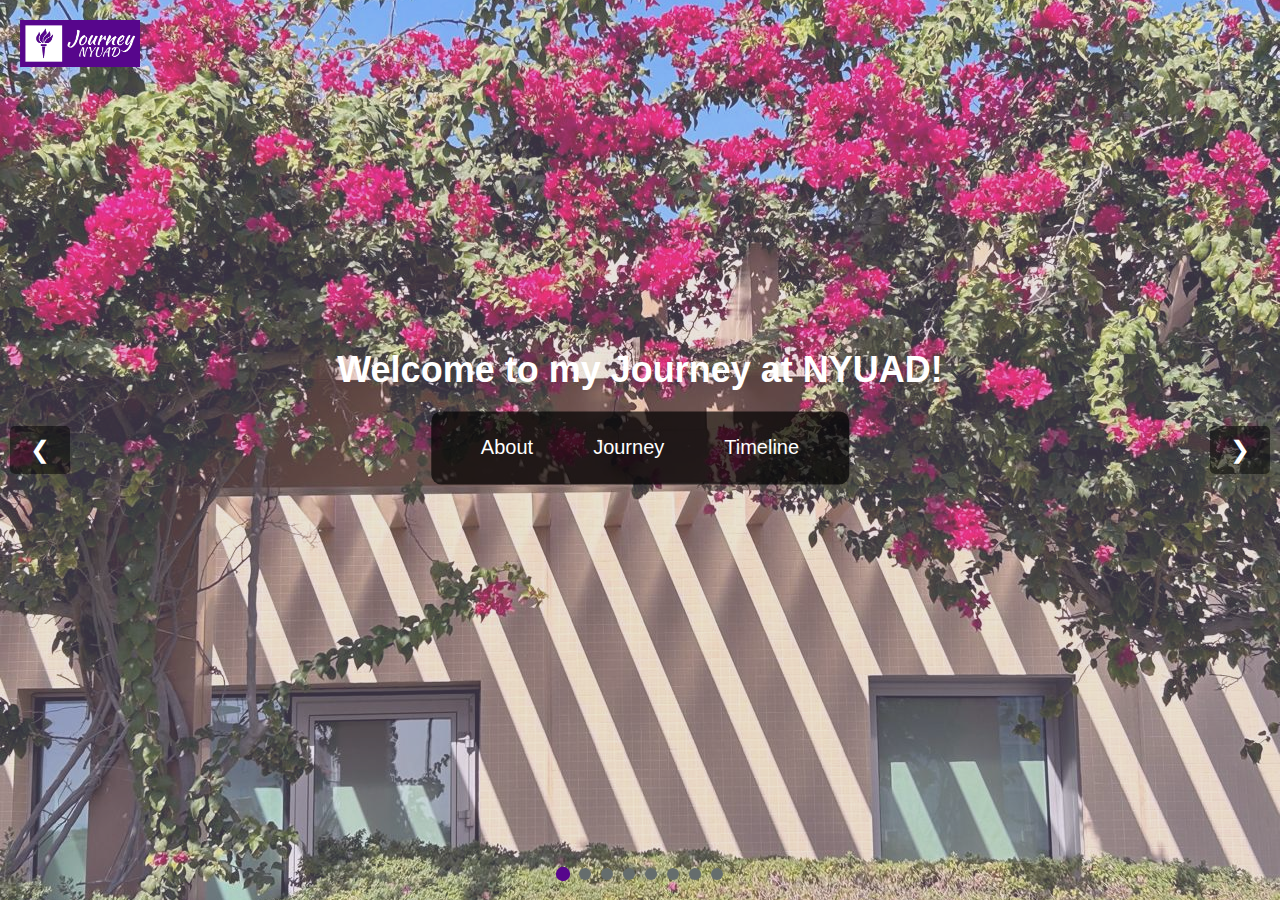
<file: index.html>
<!DOCTYPE html>
<html lang="en">
<head>
    <meta charset="UTF-8">
    <meta name="viewport" content="width=device-width, initial-scale=1.0">
    <title>Journey</title>
    <link rel="stylesheet" href="style.css">  
</head>
<body>

    <!-- Full-Screen Hero Section -->
    <div class="hero">
        <div class="carousel-logo">
            <img src="static/logo.png" alt="Logo">
        </div>
        <div class="carousel-container">
            <div class="carousel">
                <img src="static/image1.jpg" alt="Slide 1">
                <img src="static/image2.jpg" alt="Slide 2">
                <img src="static/image3.jpg" alt="Slide 3">
                <img src="static/image4.jpg" alt="Slide 4">
                <img src="static/image5.jpg" alt="Slide 4">
                <img src="static/image6.jpg" alt="Slide 4">
                <img src="static/image7.jpg" alt="Slide 4">
                <img src="static/image8.jpg" alt="Slide 4">
            </div>

            <div class="carousel-text">
                <h1 class="welcome-msg">Welcome to my Journey at NYUAD!</h1>
                <div class="menu-container">
                    <a href="about.html" class="nav-link">About</a>
                    <a href="journey.html" class="nav-link">Journey</a>
                    <a href="timeline.html" class="nav-link">Timeline</a>
                </div>
            </div>

            <!-- Navigation Arrows -->
            <button class="prev" onclick="moveSlide(-1)">&#10094;</button>
            <button class="next" onclick="moveSlide(1)">&#10095;</button>

            <!-- Indicators -->
            <div class="dots">
                <span class="dot" onclick="setSlide(0)"></span>
                <span class="dot" onclick="setSlide(1)"></span>
                <span class="dot" onclick="setSlide(2)"></span>
                <span class="dot" onclick="setSlide(3)"></span>
                <span class="dot" onclick="setSlide(4)"></span>
                <span class="dot" onclick="setSlide(5)"></span>
                <span class="dot" onclick="setSlide(6)"></span>
                <span class="dot" onclick="setSlide(7)"></span>
            </div>
        </div>
    </div>

    <!-- Navbar (Initially Hidden) -->
    <nav id="navbar">
        <div class="logo">
            <img src="static/logo.png" alt="Logo">
        </div>
        <div class="menu">
            <a href="index.html" class="nav-link">Home</a>
            <a href="about.html" class="nav-link">About</a>
            <a href="journey.html" class="nav-link">Journey</a>
            <a href="timeline.html" class="nav-link">Timeline</a>
        </div>
    </nav>
    <script src="script.js"></script>  
</body>
</html>
</file>
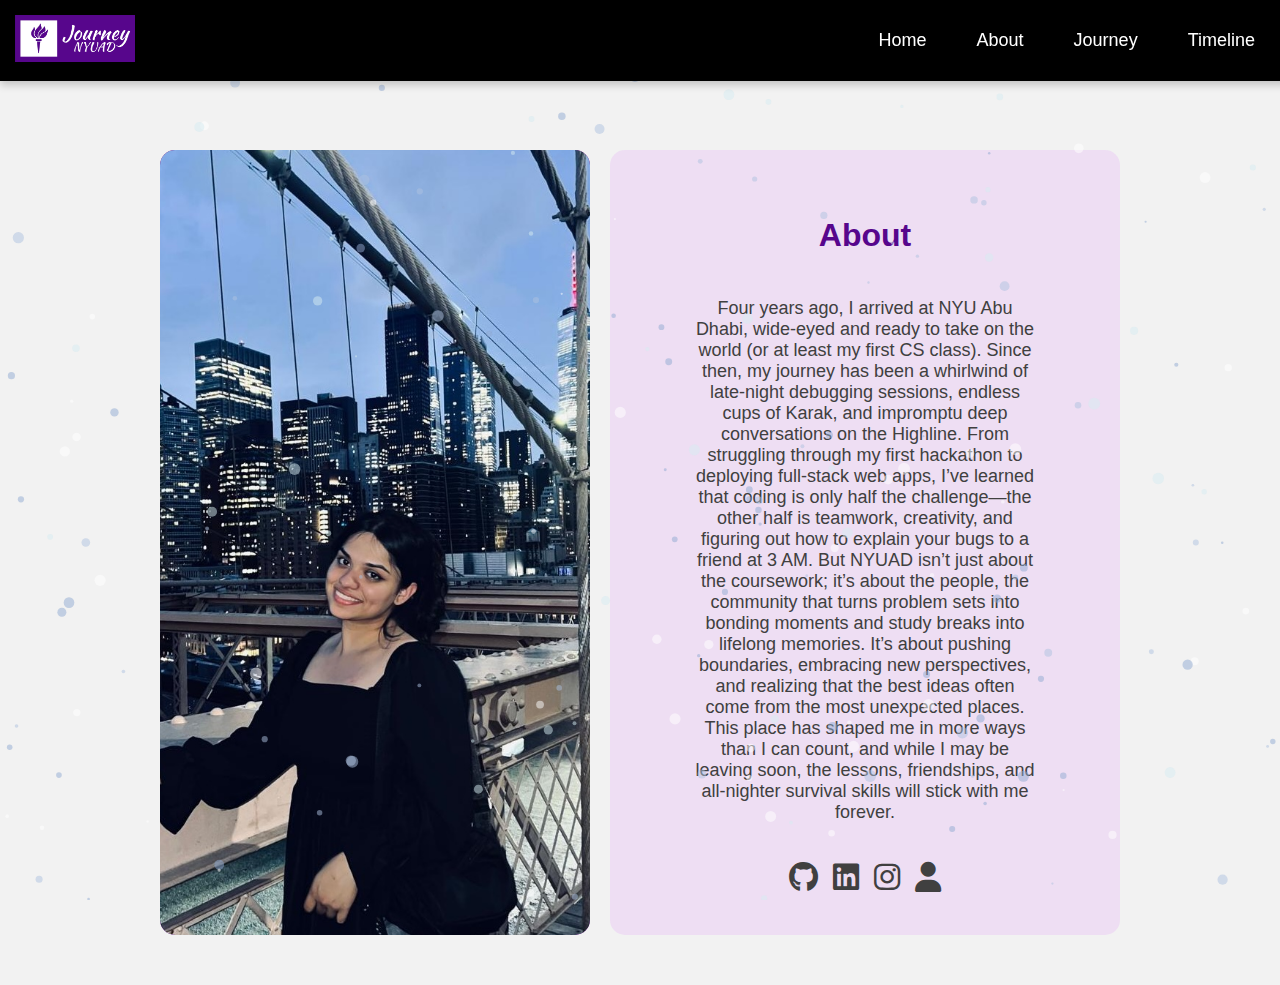
<file: about.html>
<!DOCTYPE html>
<html lang="en">
<head>
    <meta charset="UTF-8">
    <meta name="viewport" content="width=device-width, initial-scale=1.0">
    <title>About</title>
    <link rel="stylesheet" href="style.css">   
    <link rel="stylesheet" href="https://cdnjs.cloudflare.com/ajax/libs/font-awesome/6.4.2/css/all.min.css"> 
</head>
<body>

    <!-- Navbar -->
    <nav id="navbar" class="show-nav">
        <div class="logo">
            <img src="static/logo.png" alt="Logo">
        </div>
        <div class="menu">
            <a href="index.html" class="nav-link">Home</a>
            <a href="about.html" class="nav-link">About</a>
            <a href="journey.html" class="nav-link">Journey</a>
            <a href="timeline.html" class="nav-link">Timeline</a>
        </div>
    </nav>

    <!-- About Section -->
    <div class="container">
        <canvas id="particleCanvas"></canvas>       
        <section class="about-section">
            <div class="about-column about-image">
                <img src="static/about-photo.jpg" alt="About Image">
            </div>
            <div class="about-column about-text">
                <h2>About</h2>
                <p>
                    Four years ago, I arrived at NYU Abu Dhabi, wide-eyed and ready to take on the world (or at least my first CS class).
                    Since then, my journey has been a whirlwind of late-night debugging sessions, endless cups of Karak, and impromptu deep conversations on the Highline. 
                    From struggling through my first hackathon to deploying full-stack web apps, I’ve learned that coding is only half the challenge—the other half is teamwork, creativity, and figuring out how to explain your bugs to a friend at 3 AM. 
                    But NYUAD isn’t just about the coursework; it’s about the people, the community that turns problem sets into bonding moments and study breaks into lifelong memories. 
                    It’s about pushing boundaries, embracing new perspectives, and realizing that the best ideas often come from the most unexpected places. 
                    This place has shaped me in more ways than I can count, and while I may be leaving soon, the lessons, friendships, and all-nighter survival skills will stick with me forever.
                </p>
            
                <!-- Social Links Section -->
                <div class="social-links">
                    <a href="https://github.com/Sanjana-Nambiar" target="_blank">
                        <i class="fab fa-github"></i>
                    </a>
                    <a href="https://www.linkedin.com/in/sanjana-nambiar1967/" target="_blank">
                        <i class="fab fa-linkedin"></i>
                    </a>
                    <a href="https://www.instagram.com/insane.jana/" target="_blank">
                        <i class="fab fa-instagram"></i>
                    </a>
                    <a href="https://sanjana-nambiar.github.io/" target="_blank">
                        <i class="fa fa-user"></i>
                    </a>
                </div>
            </div>            
        </section>
    </div>

    <!-- JavaScript -->
    <script defer src="script.js"></script>    

</body>
</html>
</file>
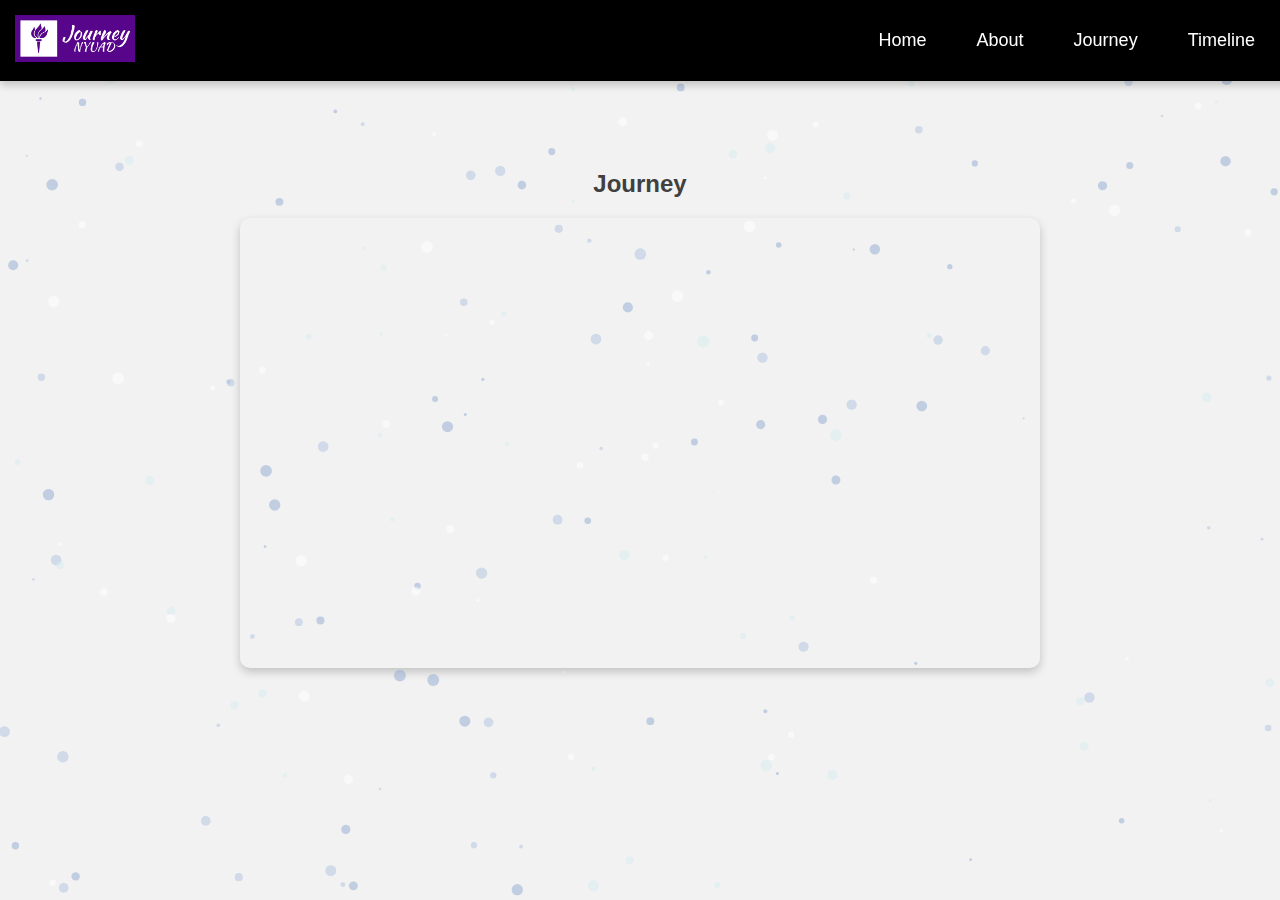
<file: journey.html>
<!DOCTYPE html>
<html lang="en">
<head>
    <meta charset="UTF-8">
    <meta name="viewport" content="width=device-width, initial-scale=1.0">
    <title>Journey</title>
    <link rel="stylesheet" href="style.css">
</head>
<body>

    <!-- Navbar -->
    <nav id="navbar" class="show-nav">
        <div class="logo">
            <img src="static/logo.png" alt="Logo">
        </div>
        <div class="menu">
            <a href="index.html" class="nav-link">Home</a>
            <a href="about.html" class="nav-link">About</a>
            <a href="journey.html" class="nav-link">Journey</a>
            <a href="timeline.html" class="nav-link">Timeline</a>
        </div>
    </nav>

    <div class="container">
        <canvas id="particleCanvas"></canvas>    

        <!-- Journey Section -->
        <section class="section video-section">
            <h2>Journey</h2>
            <div class="video-container">
                <iframe src="https://drive.google.com/file/d/1Gxj-VBEdUDHq2tMKEU71JcfwhRimi68d/preview" allow="autoplay"></iframe>
            </div>
        </section>
    </div>

    <!-- JavaScript -->
    <script defer src="script.js"></script>   

</body>
</html>
</file>
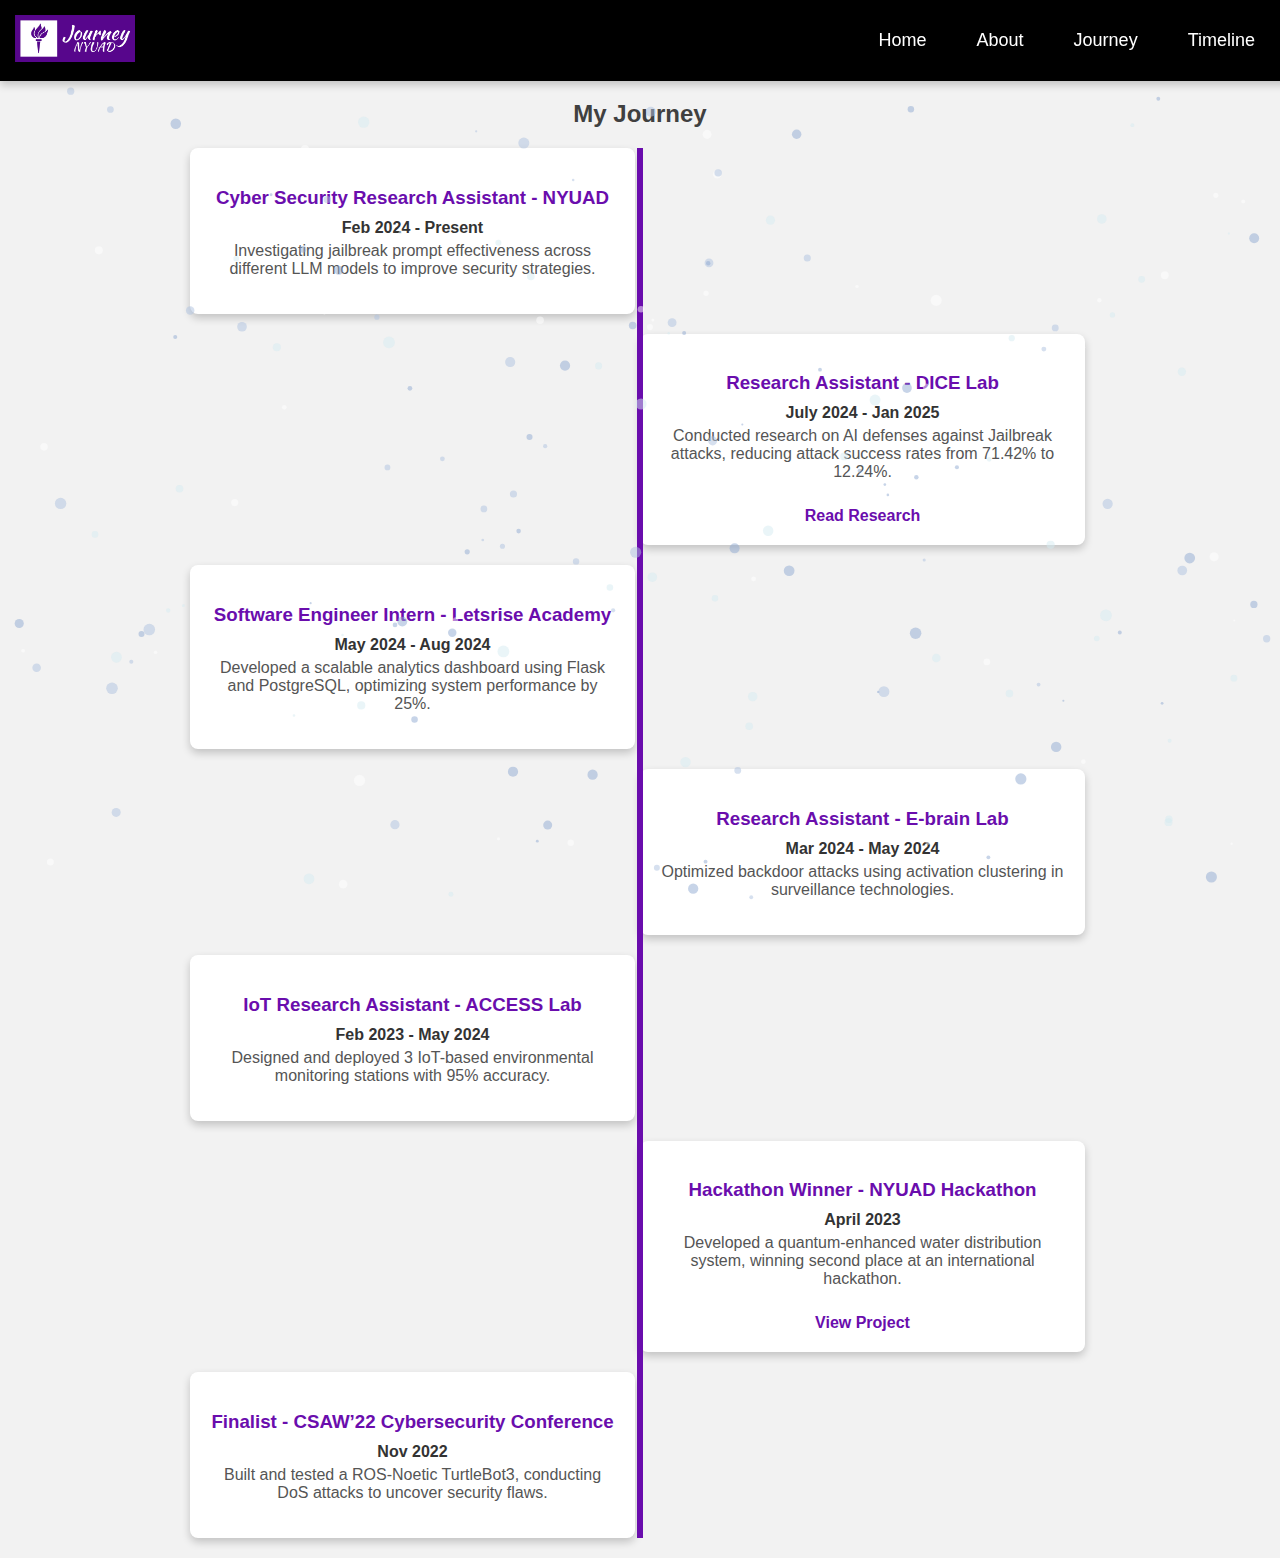
<file: timeline.html>
<!DOCTYPE html>
<html lang="en">
<head>
    <meta charset="UTF-8">
    <meta name="viewport" content="width=device-width, initial-scale=1.0">
    <title>Journey</title>
    <link rel="stylesheet" href="style.css">
</head>
<body>

    <nav id="navbar" class="show-nav">
        <div class="logo"><img src="static/logo.png" alt="Logo"></div>
        <div class="menu">
            <a href="index.html">Home</a>
            <a href="about.html">About</a>
            <a href="journey.html">Journey</a>
            <a href="timeline.html">Timeline</a>
        </div>
    </nav>

    <div class="container">
        <canvas id="particleCanvas"></canvas>    
        <h2>My Journey</h2>
        <div class="timeline">

            <div class="timeline-item left">
                <h3>Cyber Security Research Assistant - NYUAD</h3>
                <span>Feb 2024 - Present</span>
                <p>Investigating jailbreak prompt effectiveness across different LLM models to improve security strategies.</p>
            </div>
            
            <div class="timeline-item right">
                <h3>Research Assistant - DICE Lab</h3>
                <span>July 2024 - Jan 2025</span>
                <p>Conducted research on AI defenses against Jailbreak attacks, reducing attack success rates from 71.42% to 12.24%.</p>
                <a href="https://arxiv.org/abs/2409.15268" target="_blank">Read Research</a>
            </div>

            <div class="timeline-item left">
                <h3>Software Engineer Intern - Letsrise Academy</h3>
                <span>May 2024 - Aug 2024</span>
                <p>Developed a scalable analytics dashboard using Flask and PostgreSQL, optimizing system performance by 25%.</p>
            </div>

            <div class="timeline-item right">
                <h3>Research Assistant - E-brain Lab</h3>
                <span>Mar 2024 - May 2024</span>
                <p>Optimized backdoor attacks using activation clustering in surveillance technologies.</p>
            </div>

            <div class="timeline-item left">
                <h3>IoT Research Assistant - ACCESS Lab</h3>
                <span>Feb 2023 - May 2024</span>
                <p>Designed and deployed 3 IoT-based environmental monitoring stations with 95% accuracy.</p>
            </div>

            <div class="timeline-item right">
                <h3>Hackathon Winner - NYUAD Hackathon</h3>
                <span>April 2023</span>
                <p>Developed a quantum-enhanced water distribution system, winning second place at an international hackathon.</p>
                <a href="https://github.com/qcswat/qatrah" target="_blank">View Project</a>
            </div>

            <div class="timeline-item left">
                <h3>Finalist - CSAW’22 Cybersecurity Conference</h3>
                <span>Nov 2022</span>
                <p>Built and tested a ROS-Noetic TurtleBot3, conducting DoS attacks to uncover security flaws.</p>
            </div>

        </div>
    </div>
    
    <!-- JavaScript -->
    <script defer src="script.js"></script>   

</body>
</html>
</file>
<file: style.css>
:root {
    /* Primary Colors */
    --nyu-violet: #57068c;
    --ultra-violet: #8b00ff;
    --black: #000000;

    /* Secondary Colors */
    --deep-violet: #300262;
    --medium-violet-1: #702d91;
    --medium-violet-2: #7f3aab;
    --light-violet-1: #b8a2d5;
    --light-violet-2: #eedef3;

    /* Neutral Colors */
    --dark-gray: #404040;
    --medium-gray-1: #656d6d;
    --medium-gray-2: #b8b8b8;
    --light-gray: #f2f2f2;
    --white: #ffffff;
}

/* General Styling */
body {
    font-family: 'Poppins', sans-serif;
    margin: 0;
    padding: 0;
    background-color: var(--light-gray);
    color: var(--dark-gray);
    text-align: center;
}

/* Navbar */
nav {
    width: 100%;
    background: var(--black);
    color: white;
    display: flex;
    justify-content: space-between;
    align-items: center;
    padding: 15px;
    position: fixed;
    top: -100px;  /* Initially hidden */
    left: 0;
    z-index: 1000;
    box-shadow: 0 4px 8px rgba(0, 0, 0, 0.2);
    transition: top 0.5s ease-in-out;
}

.logo img {
    width: 120px;
    height: auto;
}

.menu {
    display: flex;
    gap: 10px;
    margin-right: 20px;
}

.menu a {
    color: var(--white);
    text-decoration: none;
    font-size: 18px;
    padding: 10px 20px;
    transition: 0.3s ease-in-out;
}

.menu a:hover {
    background-color: var(--nyu-violet);
    border-radius: 5px;
}

/* Hero Section */
.hero {
    width: 100%;
    height: 100vh;
    position: relative;
    overflow: hidden;
}

/* Carousel */
.carousel-container {
    width: 100%;
    height: 100%;
    position: relative;
}

.carousel {
    display: flex;
    width: 800%; /* 3 slides */
    height: 100%;
    transition: transform 0.8s ease-in-out;
    background-color: var(--light-violet-1);
}

.carousel img {
    width: 100vw;
    height: 100vh;
    object-fit: cover;
    opacity: 0.7;
}

.carousel-logo {
    position: absolute;
    top: 20px;  /* Adjust the top margin */
    left: 20px; /* Adjust the left margin */
    z-index: 10; /* Ensure it stays on top */
}

.carousel-logo img {
    width: 120px; /* Adjust logo size */
    height: auto;
}

.carousel-text {
    position: absolute;
    top: 45%; 
    left: 50%;
    transform: translate(-50%, -50%);
    z-index: 10;
    text-align: center;
    display: flex;
    flex-direction: column; 
    align-items: center;
}

.welcome-msg {
    font-size: 36px;
    color: var(--white);
    margin-bottom: 20px;
    text-align: center;
}

/* Menu in the Center */
.menu-container {
    display: flex;
    gap: 20px;
    background: rgba(0, 0, 0, 0.7);
    padding: 15px 30px;
    border-radius: 10px;
    transition: transform 0.5s ease, opacity 0.5s ease;
}


.menu-container a {
    color: white;
    text-decoration: none;
    font-size: 20px;
    padding: 10px 20px;
}

.menu-container a:hover {
    background-color: var(--nyu-violet);
    border-radius: 5px;
}

/* Shrinking Menu */
.hidden {
    transform: scale(0.5) translateY(-200px);
    opacity: 0;
}

/* Show Navbar */
.show-nav {
    top: 0 !important;
    opacity: 1 !important;
}

/* Navigation Arrows */
.prev, .next {
    position: absolute;
    top: 50%;
    transform: translateY(-50%);
    background: rgba(0, 0, 0, 0.5);
    color: var(--white);
    border: none;
    padding: 10px 20px;
    font-size: 24px;
    cursor: pointer;
    border-radius: 5px;
    transition: 0.3s;
}

.prev {
    left: 10px;
}

.next {
    right: 10px;
}

.prev:hover, .next:hover {
    background: var(--nyu-violet);
}

/* Indicators (Dots) */
.dots {
    position: absolute;
    bottom: 20px;
    width: 100%;
    display: flex;
    justify-content: center;
    gap: 10px;
}

.dot {
    width: 12px;
    height: 12px;
    background: var(--medium-gray-1);
    border-radius: 50%;
    cursor: pointer;
    transition: 0.3s;
}

.dot.active {
    background: var(--nyu-violet);
    transform: scale(1.2);
}
.about-section {
    display: flex;
    justify-content: center;
    align-items: stretch; /* Ensures equal height */
    width: 75%;
    margin: auto;
    padding: 50px 0;
    gap: 20px;
}

/* Both columns must have the same height */
.about-column {
    flex: 1; /* Ensures equal width */
    display: flex;
    flex-direction: column;
    justify-content: center;
    align-items: center;
    border-radius: 15px;
    min-height: 400px; /* Ensures equal height */
}

/* Image Column */
.about-image {
    background-color: var(--medium-violet-1);
    display: flex;
    justify-content: center;
    align-items: center;
    min-height: 400px; /* Forces equal height */
    overflow: hidden; /* Prevents weird spacing */
}

.about-image img {
    width: 100%; /* Make it fill the container */
    height: 100%; /* Stretch it equally */
    object-fit: cover; /* Ensures the image is properly scaled */
    border-radius: 15px;
}

/* Text Column */
.about-text {
    background-color: var(--light-violet-2);
    color: var(--dark-gray);
    text-align: center;
    height: 100%; /* Ensures equal height */
    padding: 40px;
}

.about-text h2 {
    font-size: 32px;
    color: var(--nyu-violet);
}

.about-text p {
    font-size: 18px;
    max-width: 80%;
}

/* Responsive Fixes */
@media (max-width: 768px) {
    .about-section {
        flex-direction: column;
        width: 90%;
        gap: 30px;
    }

    .about-column {
        width: 100%; /* Full width on mobile */
        height: auto; /* Allow flexible height */
    }

    .about-image img {
        max-width: 250px; /* Reduce size on small screens */
    }

    .about-text {
        padding: 20px;
    }

    .about-text h2 {
        font-size: 28px;
    }

    .about-text p {
        font-size: 16px;
    }
}

/* Social Links Styling */
.social-links {
    display: flex;
    justify-content: center;
    gap: 15px;
    margin-top: 20px;
}

.social-links a {
    display: inline-block;
    font-size: 30px; /* Adjust icon size */
    color: var(--dark-gray); /* Default color */
    transition: transform 0.3s ease, color 0.3s ease;
}

/* Hover Effect */
.social-links a:hover {
    transform: scale(1.2);
}

/* Specific Colors on Hover */
.social-links a:hover .fa-github {
    color: #333; /* Dark GitHub color */
}

.social-links a:hover .fa-linkedin {
    color: #0077b5; /* LinkedIn blue */
}

.social-links a:hover .fa-instagram {
    color: #e1306c; /* Instagram pink */
}


/* Main Section */
.container {
    margin-top: 100px; /* Adjust for fixed navbar */
}

#particleCanvas {
    position: fixed;
    top: 0;
    left: 0;
    width: 100vw;
    height: 100vh;
    z-index: 1;
    pointer-events: none; 
}

.section {
    text-align: center;
    padding: 50px 20px;
}

/* Responsive Video Container */
.video-container {
    position: relative;
    max-width: 800px; 
    width: 90%;
    aspect-ratio: 16 / 9; 
    margin: 20px auto;
    border-radius: 10px;
    overflow: hidden;
    box-shadow: 0 4px 10px rgba(0, 0, 0, 0.2);
}

/* Style the embedded iframe */
.video-container iframe {
    width: 100%;
    height: 100%;
    border: none;
    position: relative;
    z-index: 2; 
}

.timeline {
    position: relative;
    max-width: 900px;
    margin: auto;
}
.timeline::after {
    content: '';
    position: absolute;
    width: 6px;
    background-color: #6a0dad;
    top: 0;
    bottom: 0;
    left: 50%;
    margin-left: -3px;
}
.timeline-item {
    position: relative;
    background: white;
    width: 45%;
    padding: 20px;
    box-shadow: 0 4px 8px rgba(0, 0, 0, 0.2);
    margin: 20px 0;
    border-radius: 8px;
}
.left {
    left: 0;
}
.right {
    left: 50%;
}
.timeline-item img {
    width: 100%;
    border-radius: 5px;
}
.timeline-item h3 {
    color: #6a0dad;
    margin-bottom: 10px;
}
.timeline-item span {
    font-weight: bold;
    color: #333;
}
.timeline-item p {
    margin-top: 5px;
    color: #555;
}
.timeline-item a {
    display: inline-block;
    margin-top: 10px;
    color: #6a0dad;
    text-decoration: none;
    font-weight: bold;
}
.timeline-item a:hover {
    text-decoration: underline;
}
</file>
